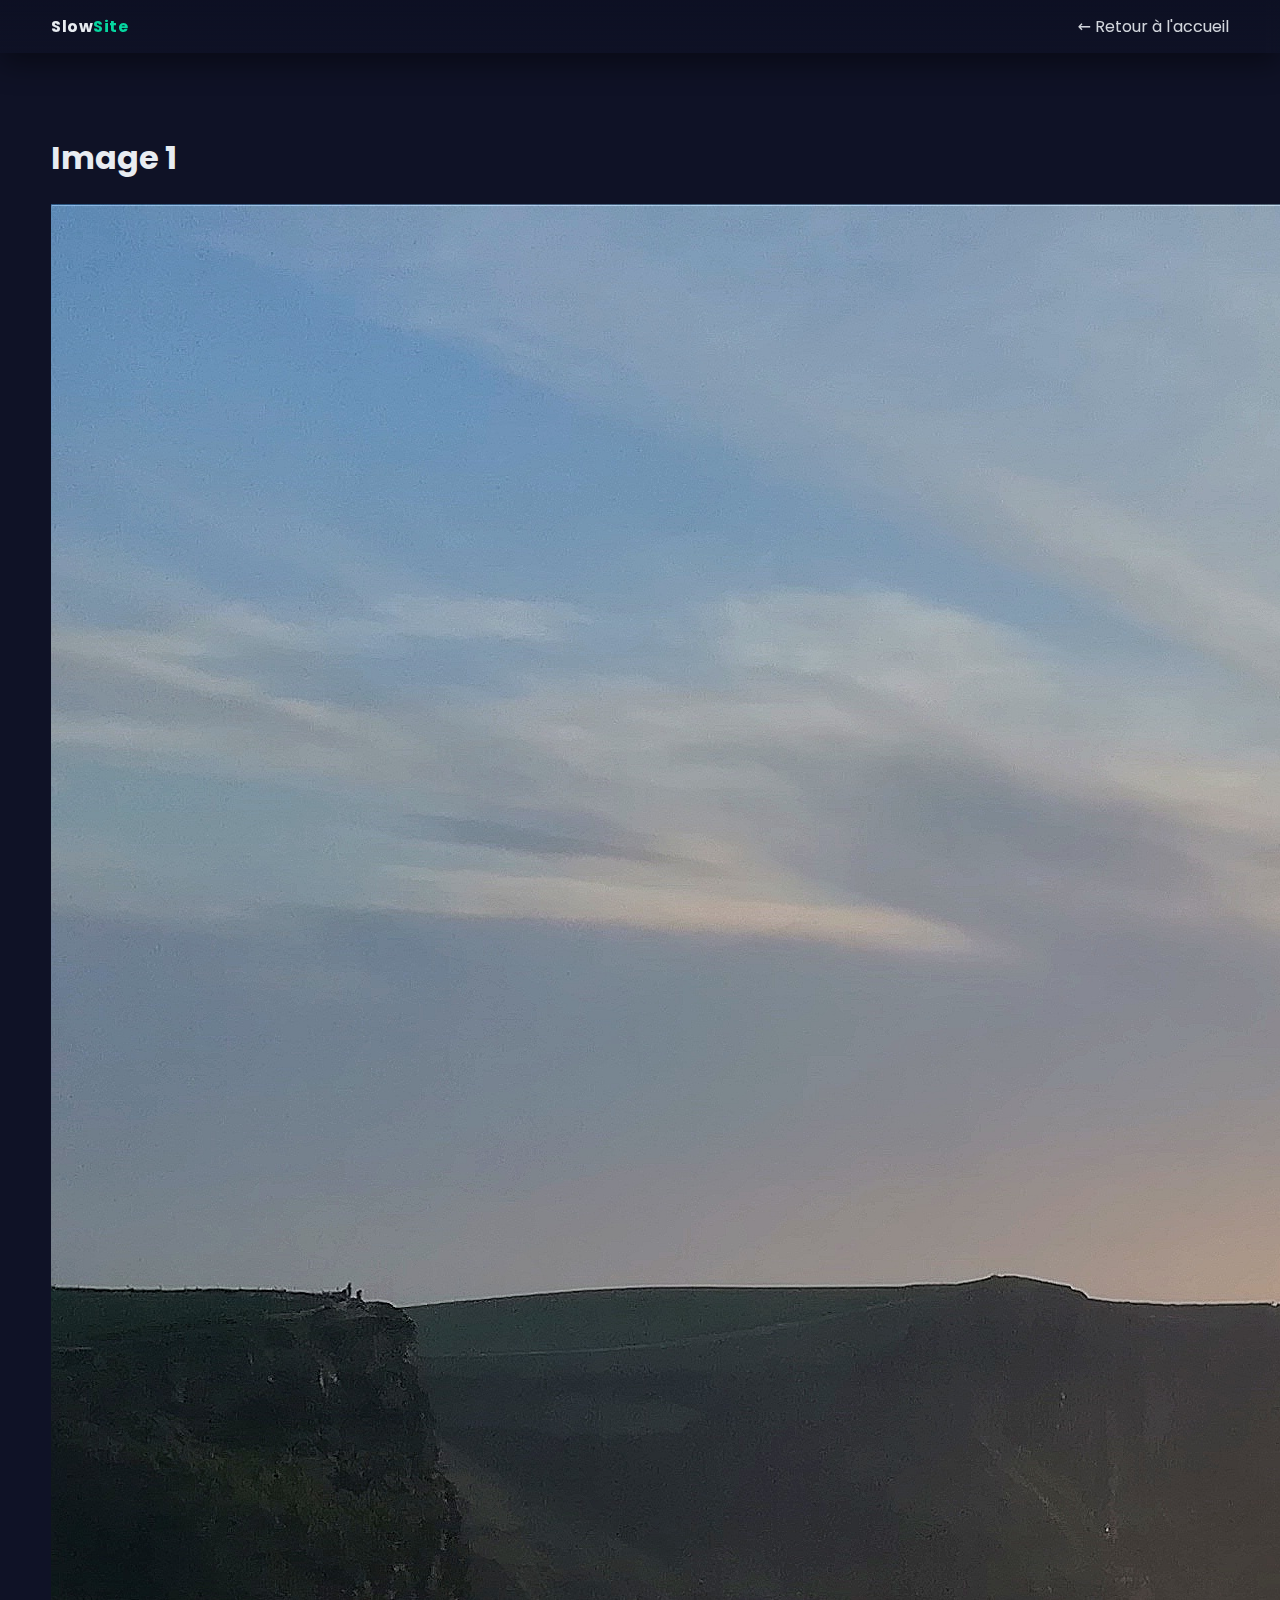
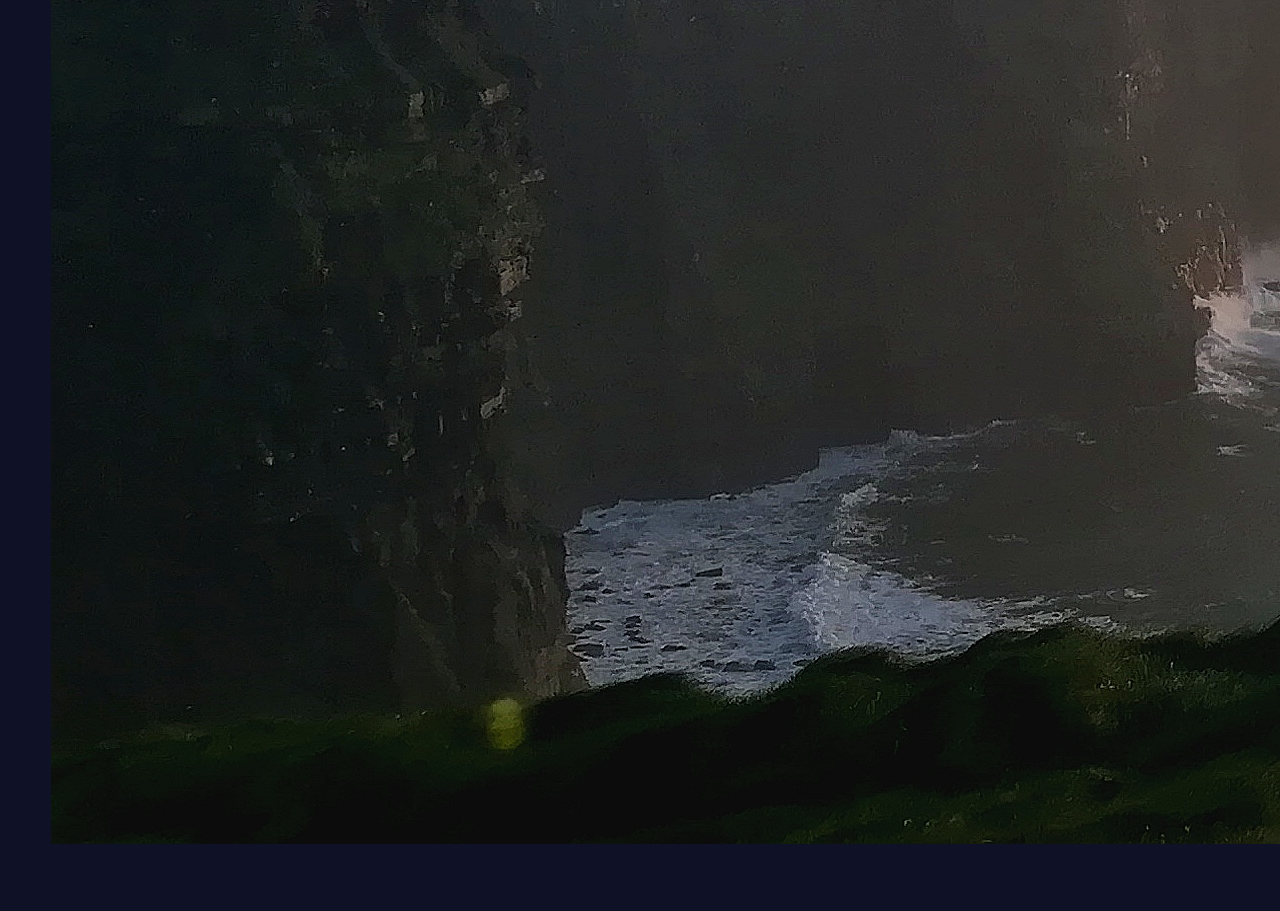
<file: img1.html>
<!DOCTYPE html>
<html lang="fr">
<head>
  <meta charset="utf-8" />
  <meta name="viewport" content="width=device-width, initial-scale=1" />
  <title>Image 1</title>
  <link rel="stylesheet" href="css/styles.css">
  <script src="js/script.js"></script>
</head>
<body>
  <div class="topbar"><div class="container nav"><div class="logo">Slow<span>Site</span></div><div class="menu"><a href="index.html">← Retour à l'accueil</a></div></div></div>
  <div class="section image-page"><div class="container">
    <h1>Image 1</h1>
    <div class="image-wrapper"><img src="img/img1.jpg" alt="Image 1"></div>
  </div></div>
</body>
</html>
</file>
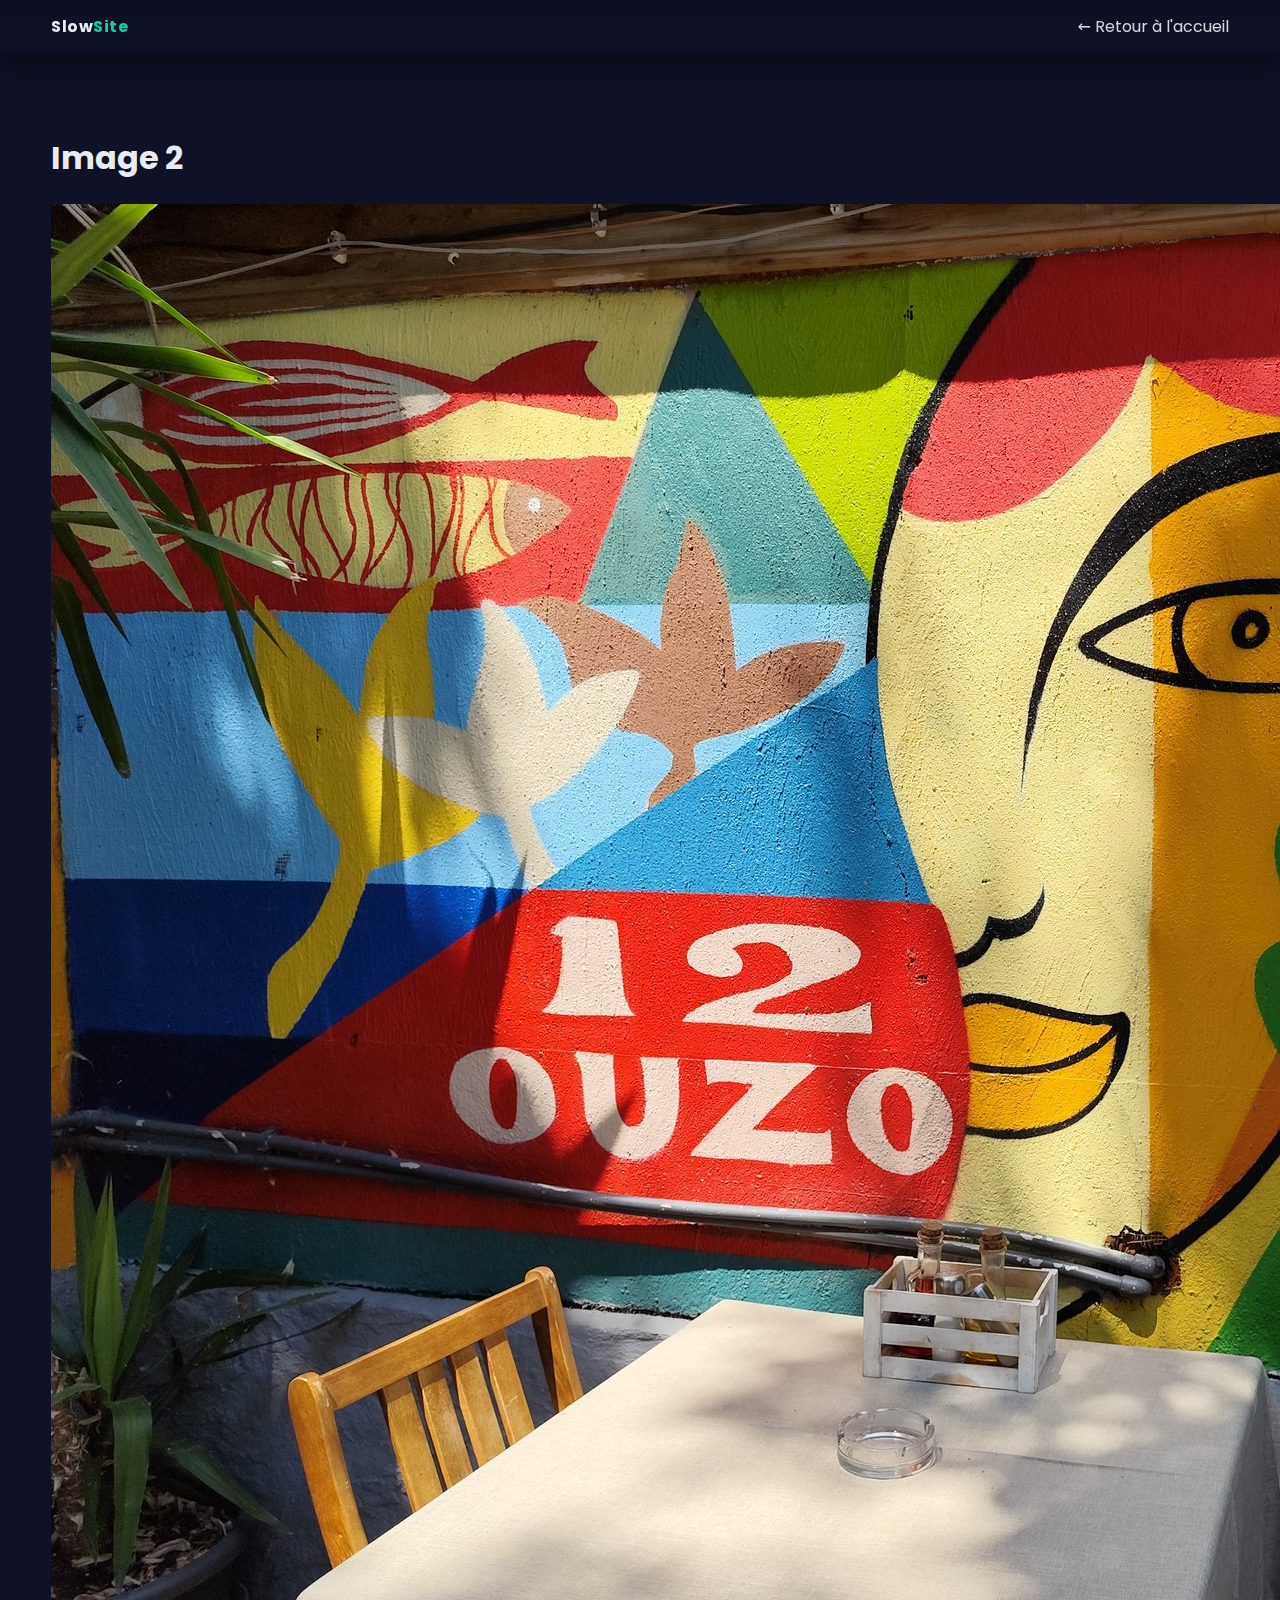
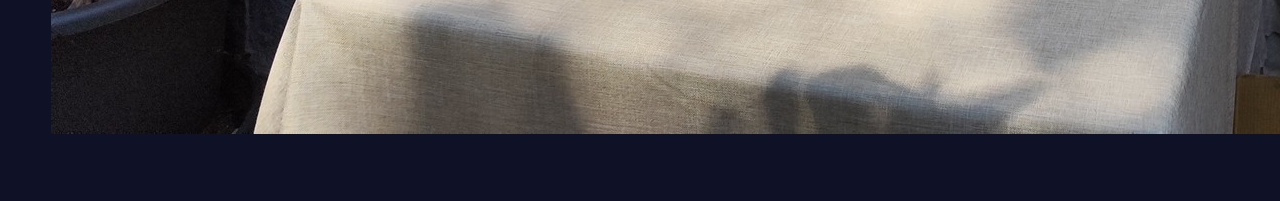
<file: img2.html>
<!DOCTYPE html>
<html lang="fr">
<head>
  <meta charset="utf-8" />
  <meta name="viewport" content="width=device-width, initial-scale=1" />
  <title>Image 2</title>
  <link rel="stylesheet" href="css/styles.css">
  <script src="js/script.js"></script>
</head>
<body>
  <div class="topbar"><div class="container nav"><div class="logo">Slow<span>Site</span></div><div class="menu"><a href="index.html">← Retour à l'accueil</a></div></div></div>
  <div class="section image-page"><div class="container">
    <h1>Image 2</h1>
    <div class="image-wrapper"><img src="img/img2.jpg" alt="Image 2"></div>
  </div></div>
</body>
</html>
</file>
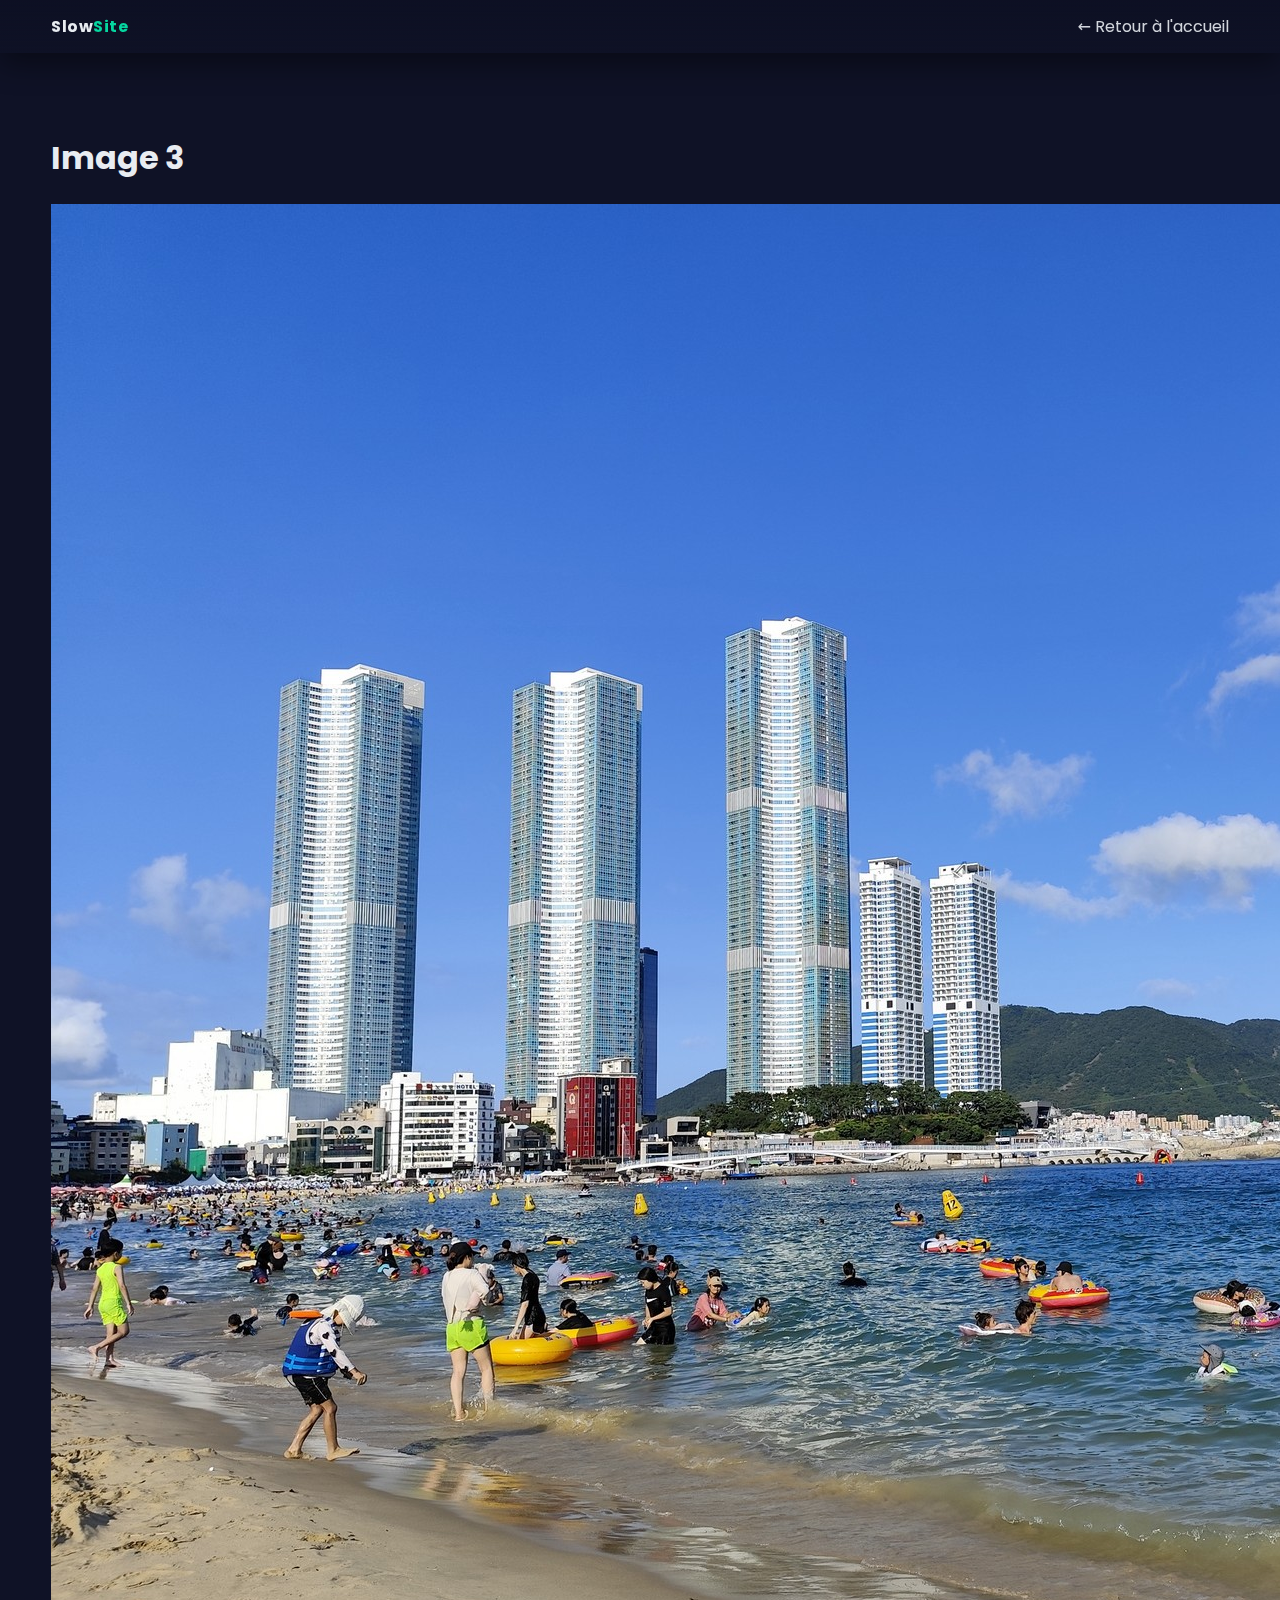
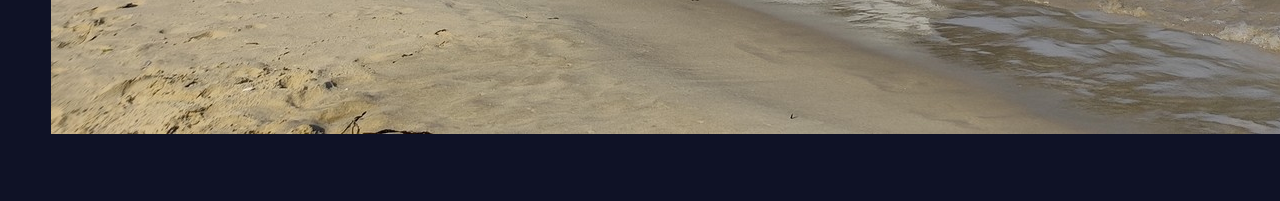
<file: img3.html>
<!DOCTYPE html>
<html lang="fr">
<head>
  <meta charset="utf-8" />
  <meta name="viewport" content="width=device-width, initial-scale=1" />
  <title>Image 3</title>
  <link rel="stylesheet" href="css/styles.css">
  <script src="js/script.js"></script>
</head>
<body>
  <div class="topbar"><div class="container nav"><div class="logo">Slow<span>Site</span></div><div class="menu"><a href="index.html">← Retour à l'accueil</a></div></div></div>
  <div class="section image-page"><div class="container">
    <h1>Image 3</h1>
    <div class="image-wrapper"><img src="img/img3.jpg" alt="Image 3"></div>
  </div></div>
</body>
</html>
</file>
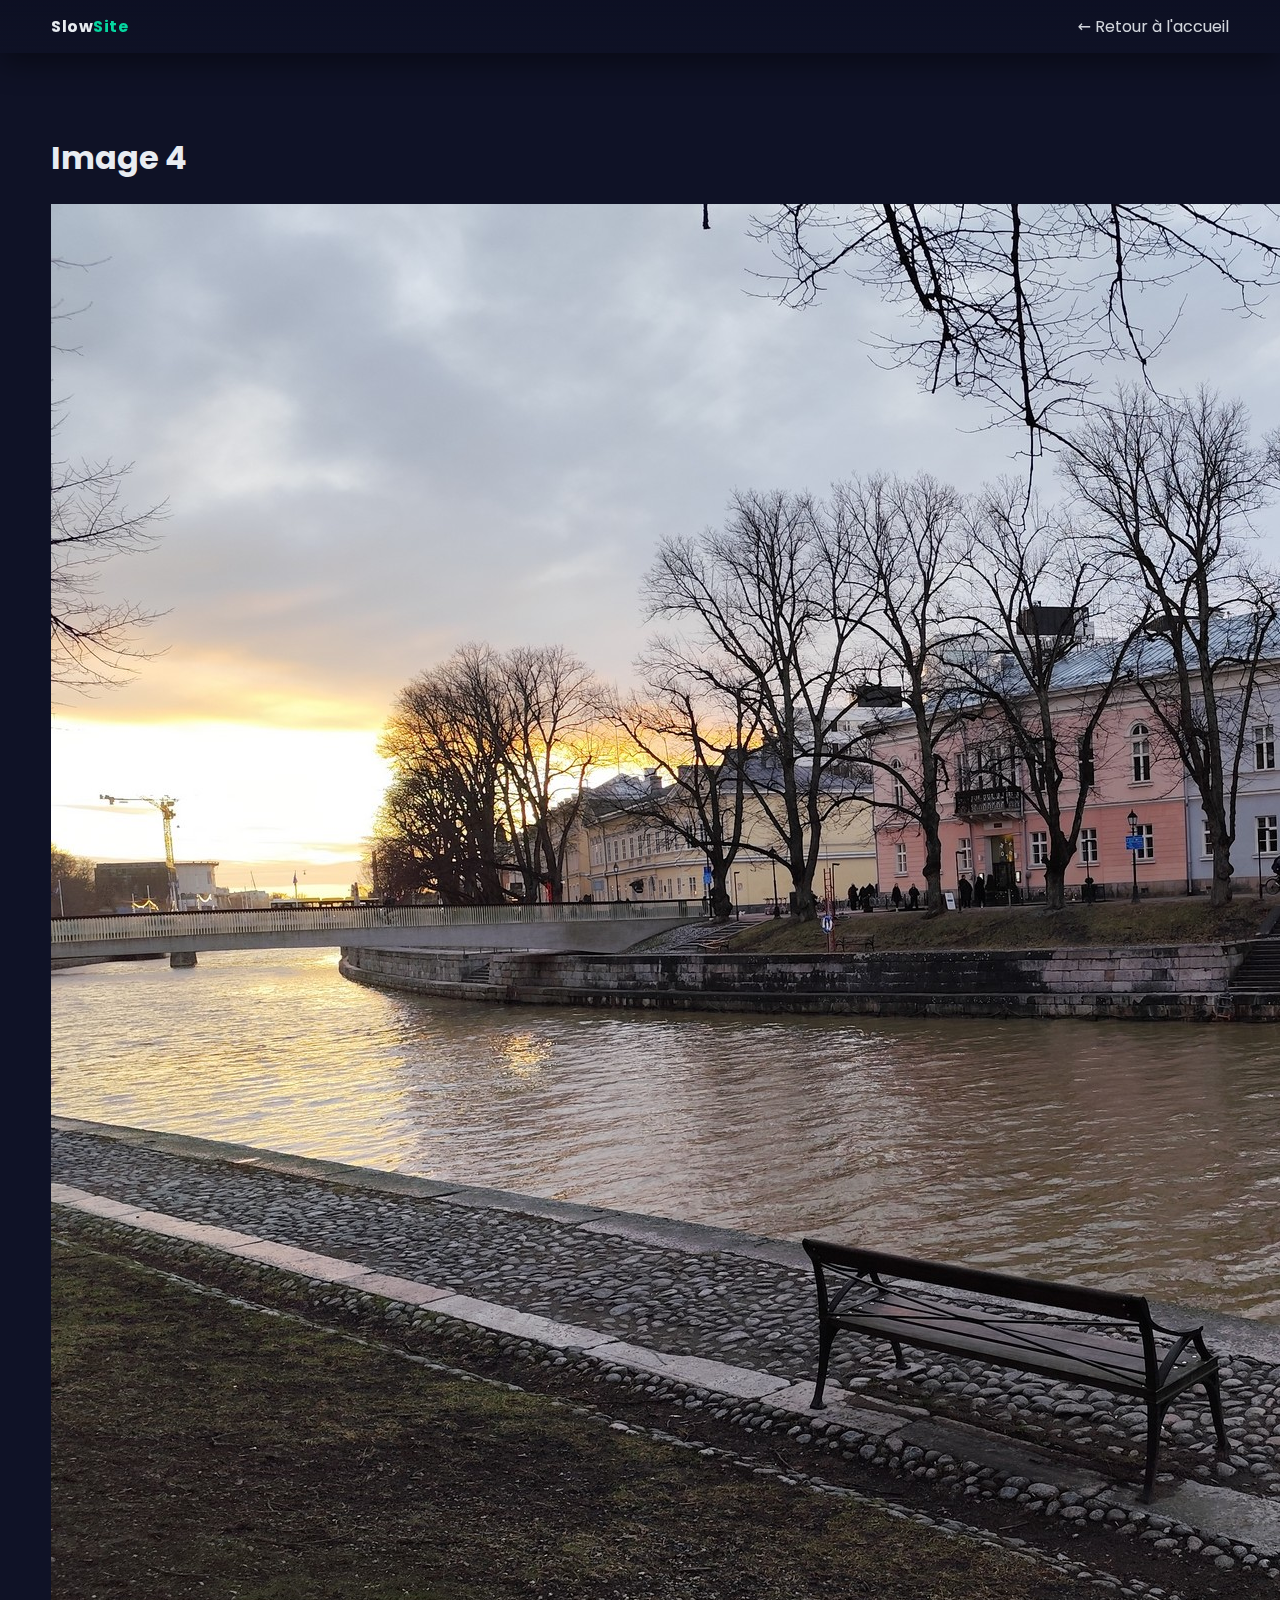
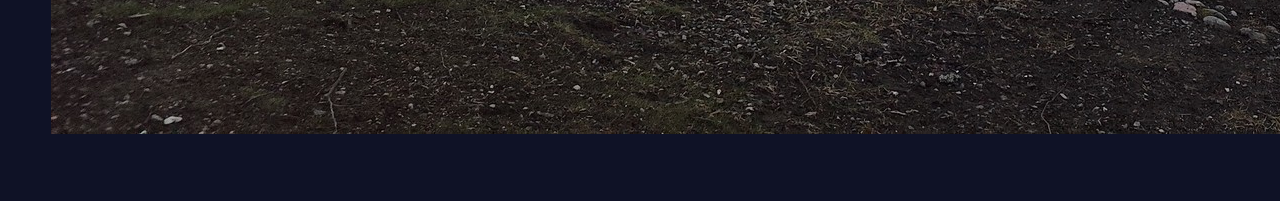
<file: img4.html>
<!DOCTYPE html>
<html lang="fr">
<head>
  <meta charset="utf-8" />
  <meta name="viewport" content="width=device-width, initial-scale=1" />
  <title>Image 4</title>
  <link rel="stylesheet" href="css/styles.css">
  <script src="js/script.js"></script>
</head>
<body>
  <div class="topbar"><div class="container nav"><div class="logo">Slow<span>Site</span></div><div class="menu"><a href="index.html">← Retour à l'accueil</a></div></div></div>
  <div class="section image-page"><div class="container">
    <h1>Image 4</h1>
    <div class="image-wrapper"><img src="img/img4.jpg" alt="Image 4"></div>
  </div></div>
</body>
</html>
</file>
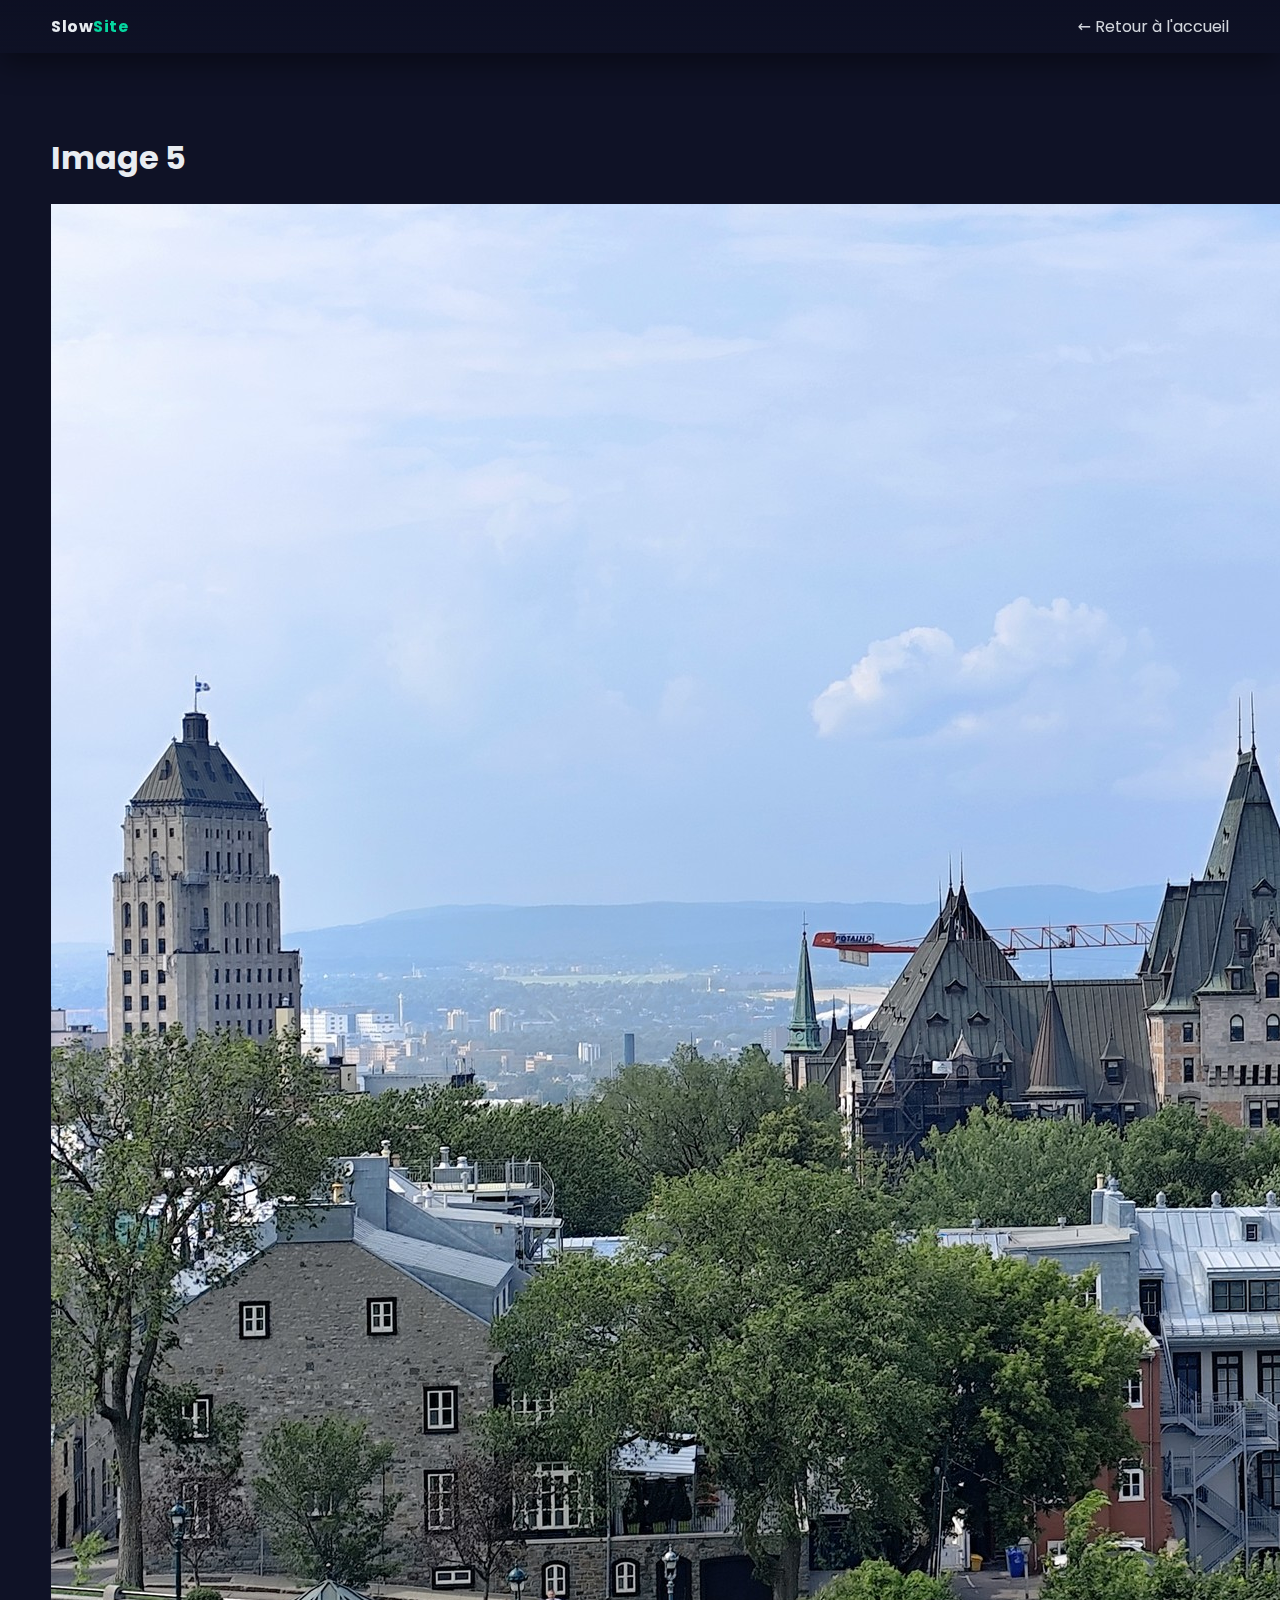
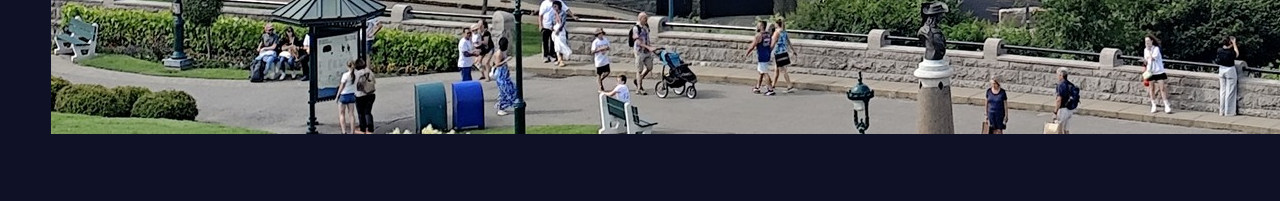
<file: img5.html>
<!DOCTYPE html>
<html lang="fr">
<head>
  <meta charset="utf-8" />
  <meta name="viewport" content="width=device-width, initial-scale=1" />
  <title>Image 5</title>
  <link rel="stylesheet" href="css/styles.css">
  <script src="js/script.js"></script>
</head>
<body>
  <div class="topbar"><div class="container nav"><div class="logo">Slow<span>Site</span></div><div class="menu"><a href="index.html">← Retour à l'accueil</a></div></div></div>
  <div class="section image-page"><div class="container">
    <h1>Image 5</h1>
    <div class="image-wrapper"><img src="img/img5.jpg" alt="Image 5"></div>
  </div></div>
</body>
</html>
</file>
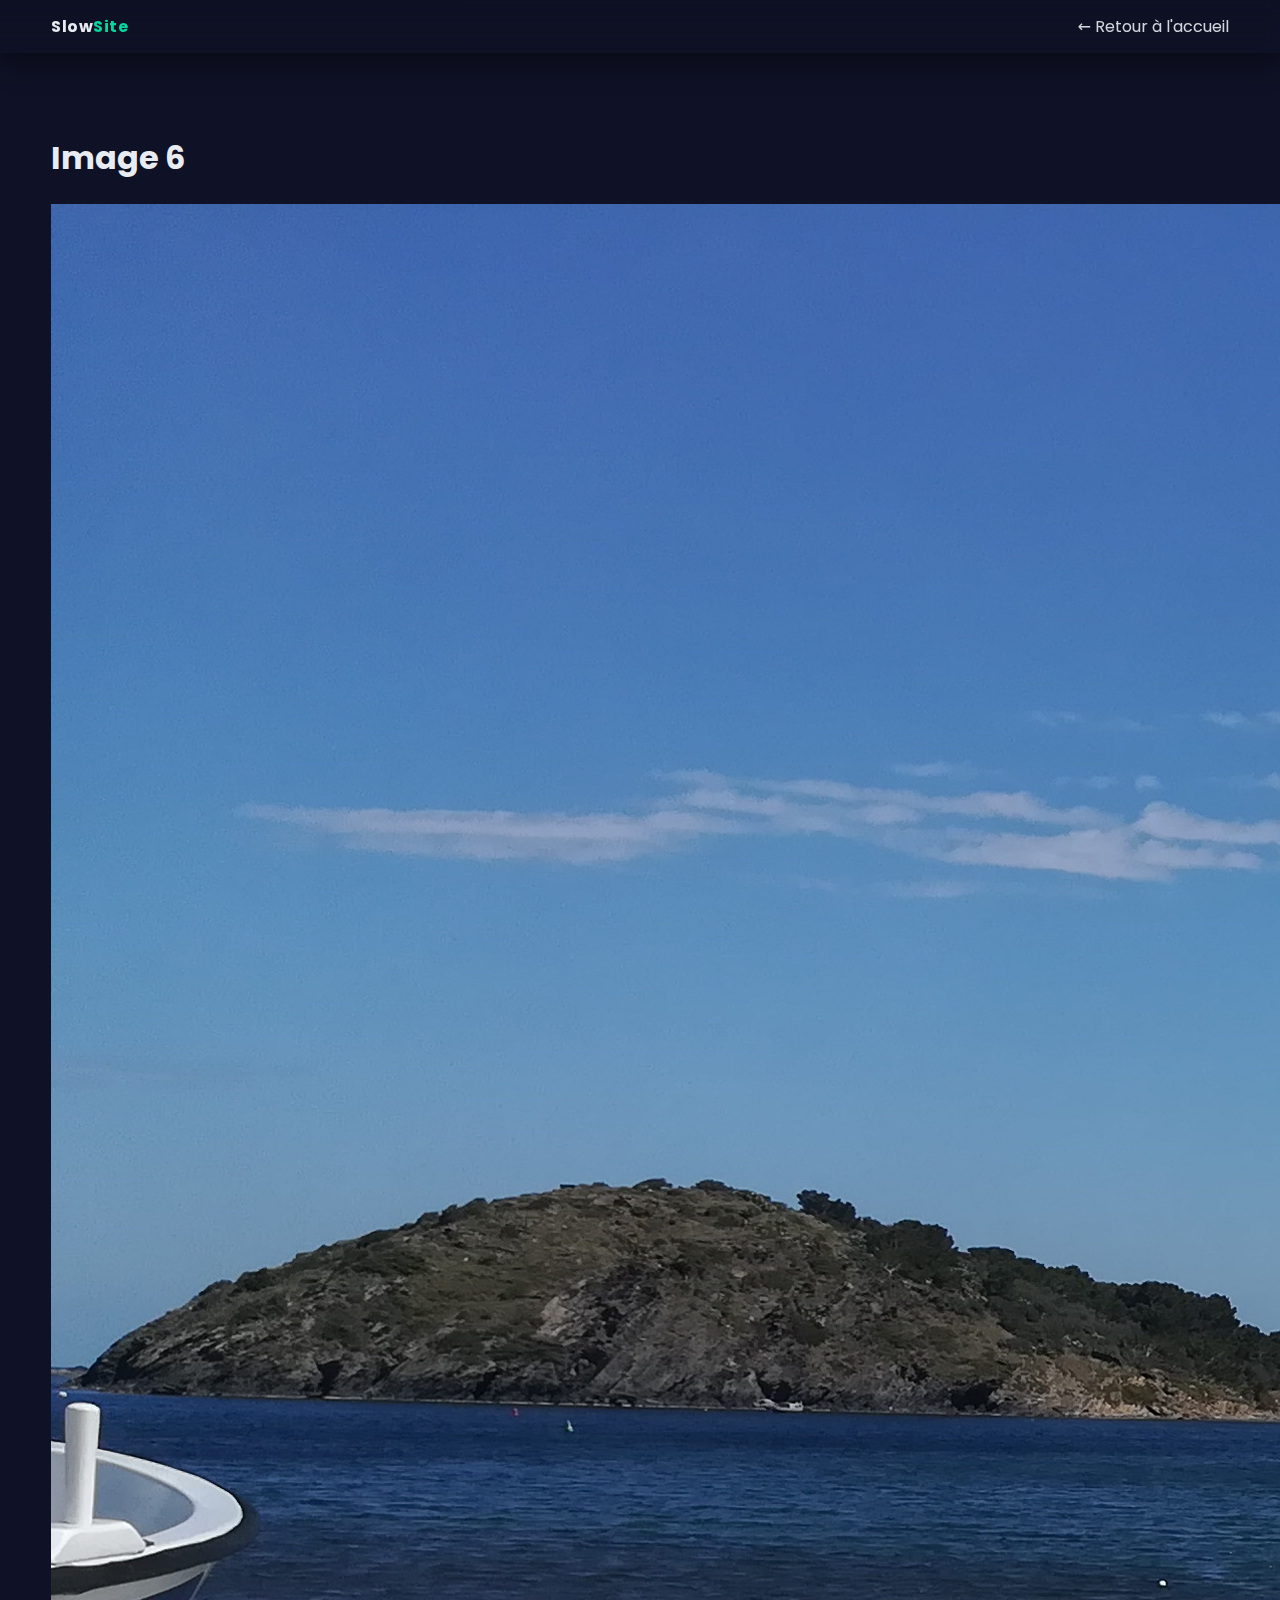
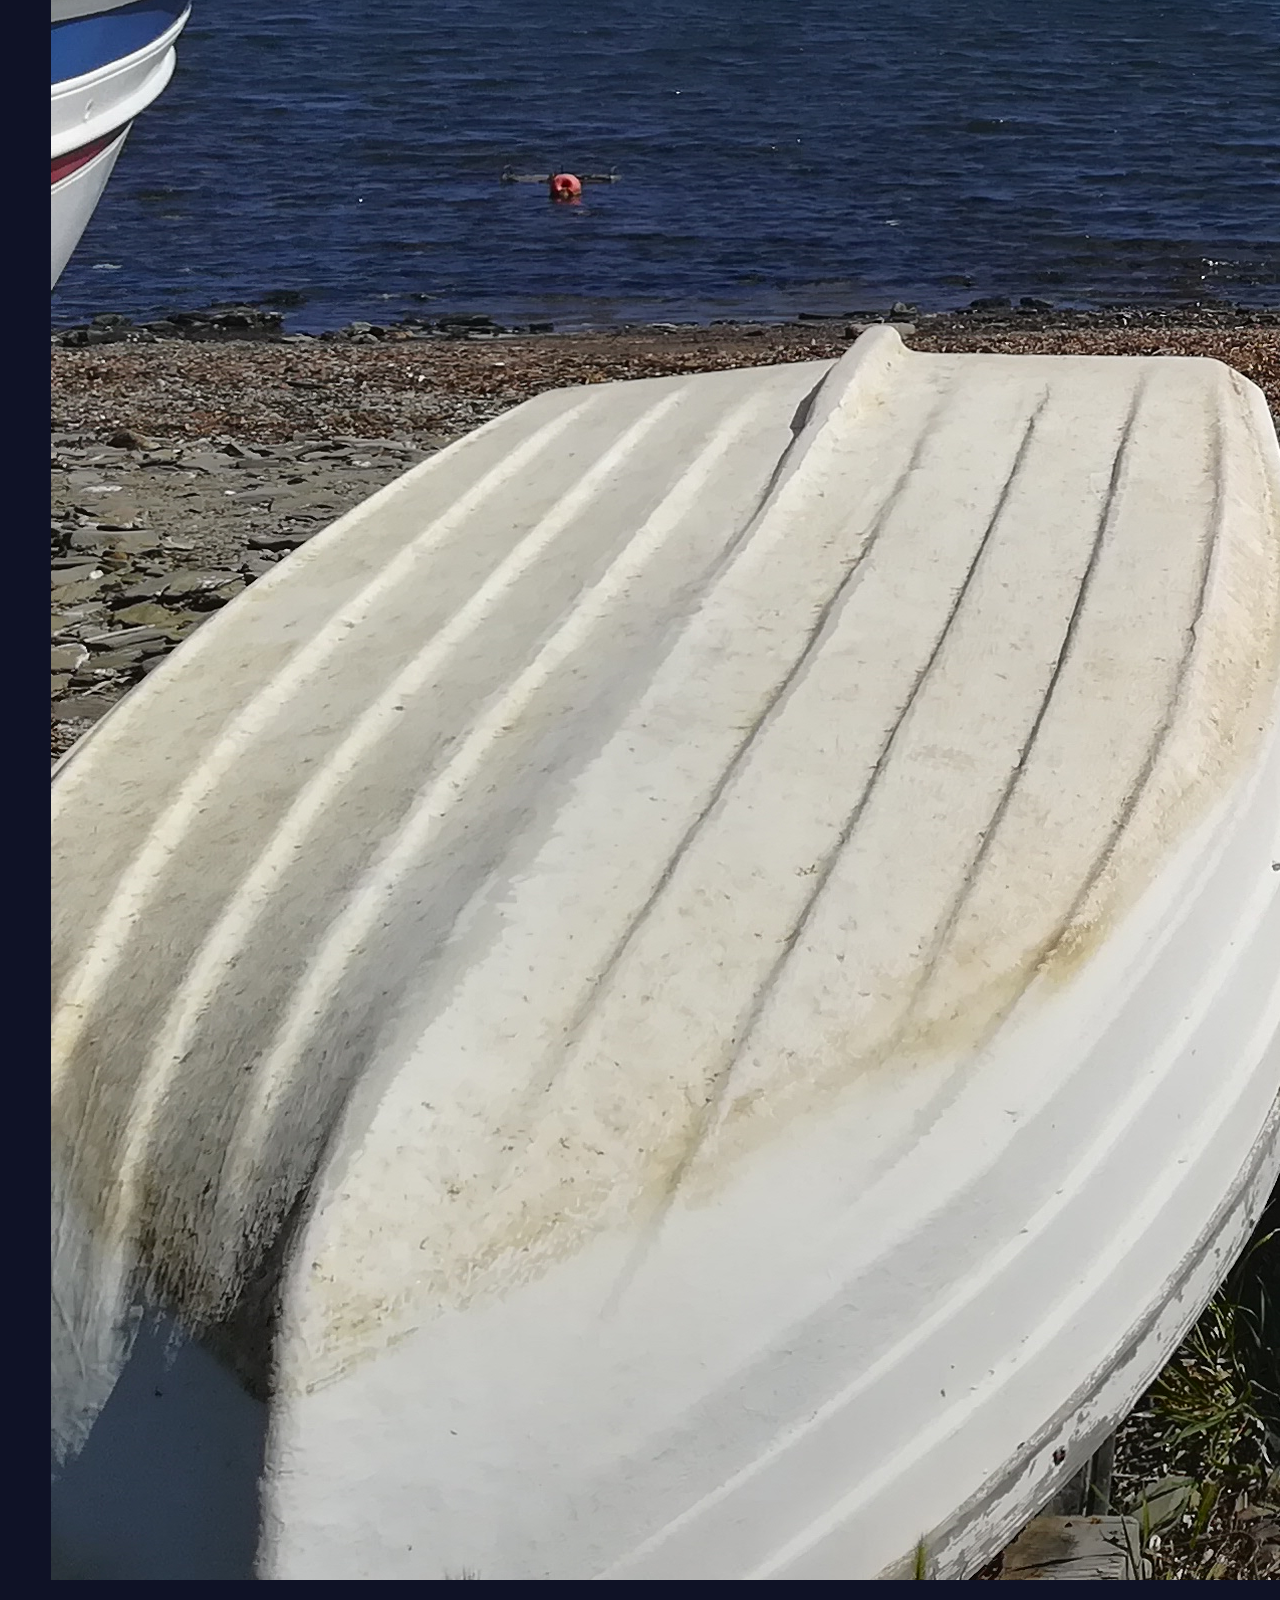
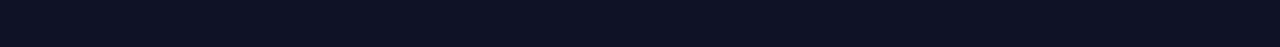
<file: img6.html>
<!DOCTYPE html>
<html lang="fr">
<head>
  <meta charset="utf-8" />
  <meta name="viewport" content="width=device-width, initial-scale=1" />
  <title>Image 6</title>
  <link rel="stylesheet" href="css/styles.css">
  <script src="js/script.js"></script>
</head>
<body>
  <div class="topbar"><div class="container nav"><div class="logo">Slow<span>Site</span></div><div class="menu"><a href="index.html">← Retour à l'accueil</a></div></div></div>
  <div class="section image-page"><div class="container">
    <h1>Image 6</h1>
    <div class="image-wrapper"><img src="img/img6.jpg" alt="Image 6"></div>
  </div></div>
</body>
</html>
</file>
<file: css/styles.css>
@import url('https://fonts.googleapis.com/css2?family=Poppins:wght@300;400;600&display=block');
:root{--bg:#0f1226;--fg:#E8ECF1;--muted:#93A1B1;--primary:#7C5CFF;--accent:#06D6A0;--card:#15193A;--shadow:rgba(0,0,0,0.45)}
*{box-sizing:border-box}
html,body{margin:0;padding:0;background:var(--bg);color:var(--fg);font-family:'Poppins',system-ui,Segoe UI,Roboto,Arial,sans-serif}
.container{width:min(1200px,92%);margin:0 auto}
a{color:var(--fg);text-decoration:none;opacity:.9}a:hover{opacity:1}
.topbar{position:sticky;top:0;backdrop-filter:blur(6px);background:linear-gradient(180deg,rgba(13,16,35,.8),rgba(13,16,35,.2));z-index:10;box-shadow:0 10px 30px var(--shadow)}
.nav{display:flex;align-items:center;justify-content:space-between;padding:14px 0}
.logo{font-weight:700;letter-spacing:.5px}.logo span{color:var(--accent)}.menu{display:flex;gap:22px}
.hero{padding:90px 0 40px;background:radial-gradient(1200px 600px at 20% -10%, rgba(124,92,255,.35), transparent 60%), radial-gradient(900px 600px at 100% 0%, rgba(6,214,160,.25), transparent 60%)}
.hero-inner{display:grid;grid-template-columns:1fr;gap:28px}
.hero h1{font-size:clamp(28px,4vw,56px);line-height:1.05;margin:0 0 10px}
.hero p{font-size:clamp(16px,1.8vw,22px);color:var(--muted)}
.highlight{color:var(--accent)}
.cta{display:inline-block;margin-top:18px;background:var(--primary);padding:14px 20px;border-radius:12px;box-shadow:0 20px 50px rgba(124,92,255,.35);transition:transform .2s ease, box-shadow .2s ease}
.cta:hover{transform:translateY(-2px);box-shadow:0 28px 60px rgba(124,92,255,.45)}
.section{padding:60px 0}.section h2{margin:0 0 20px}
.gallery .grid{display:grid;grid-template-columns:repeat(3,1fr);gap:18px}
.card{background:var(--card);border-radius:16px;overflow:hidden;box-shadow:0 20px 60px var(--shadow)}
.card img{display:block;width:100%;height:auto;opacity:0;transition:opacity .6s ease}
.card img.loaded{opacity:1}
.features-grid{display:grid;grid-template-columns:repeat(4,1fr);gap:18px}
.feature{background:var(--card);padding:18px;border-radius:14px;box-shadow:0 14px 40px var(--shadow)}
.feature .icon{font-size:28px}
.challenges ol{line-height:1.7}
.footer{padding:30px 0;border-top:1px solid rgba(255,255,255,.08);color:#c9d1d9}
@media (max-width:900px){.features-grid{grid-template-columns:repeat(2,1fr)}.gallery .grid{grid-template-columns:repeat(2,1fr)}}
@media (max-width:560px){.features-grid{grid-template-columns:1fr}.gallery .grid{grid-template-columns:1fr}}
</file>
